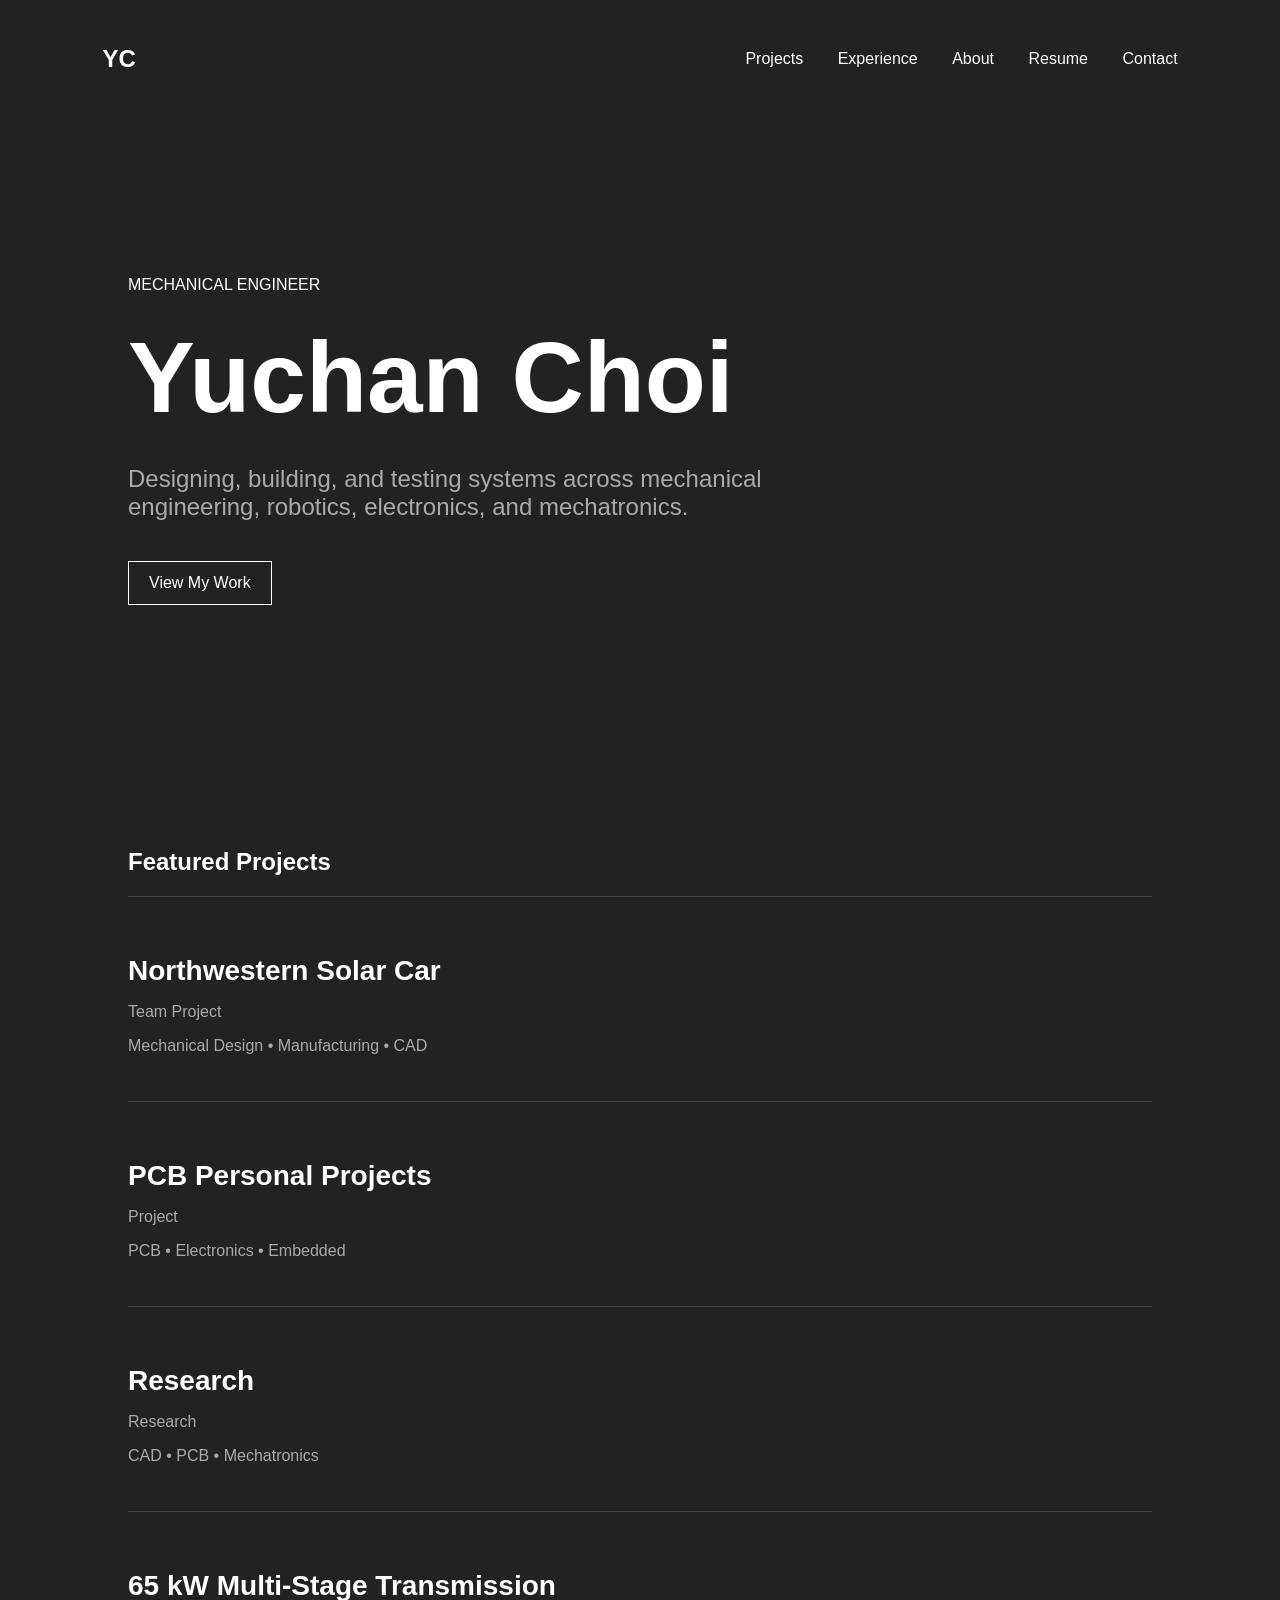
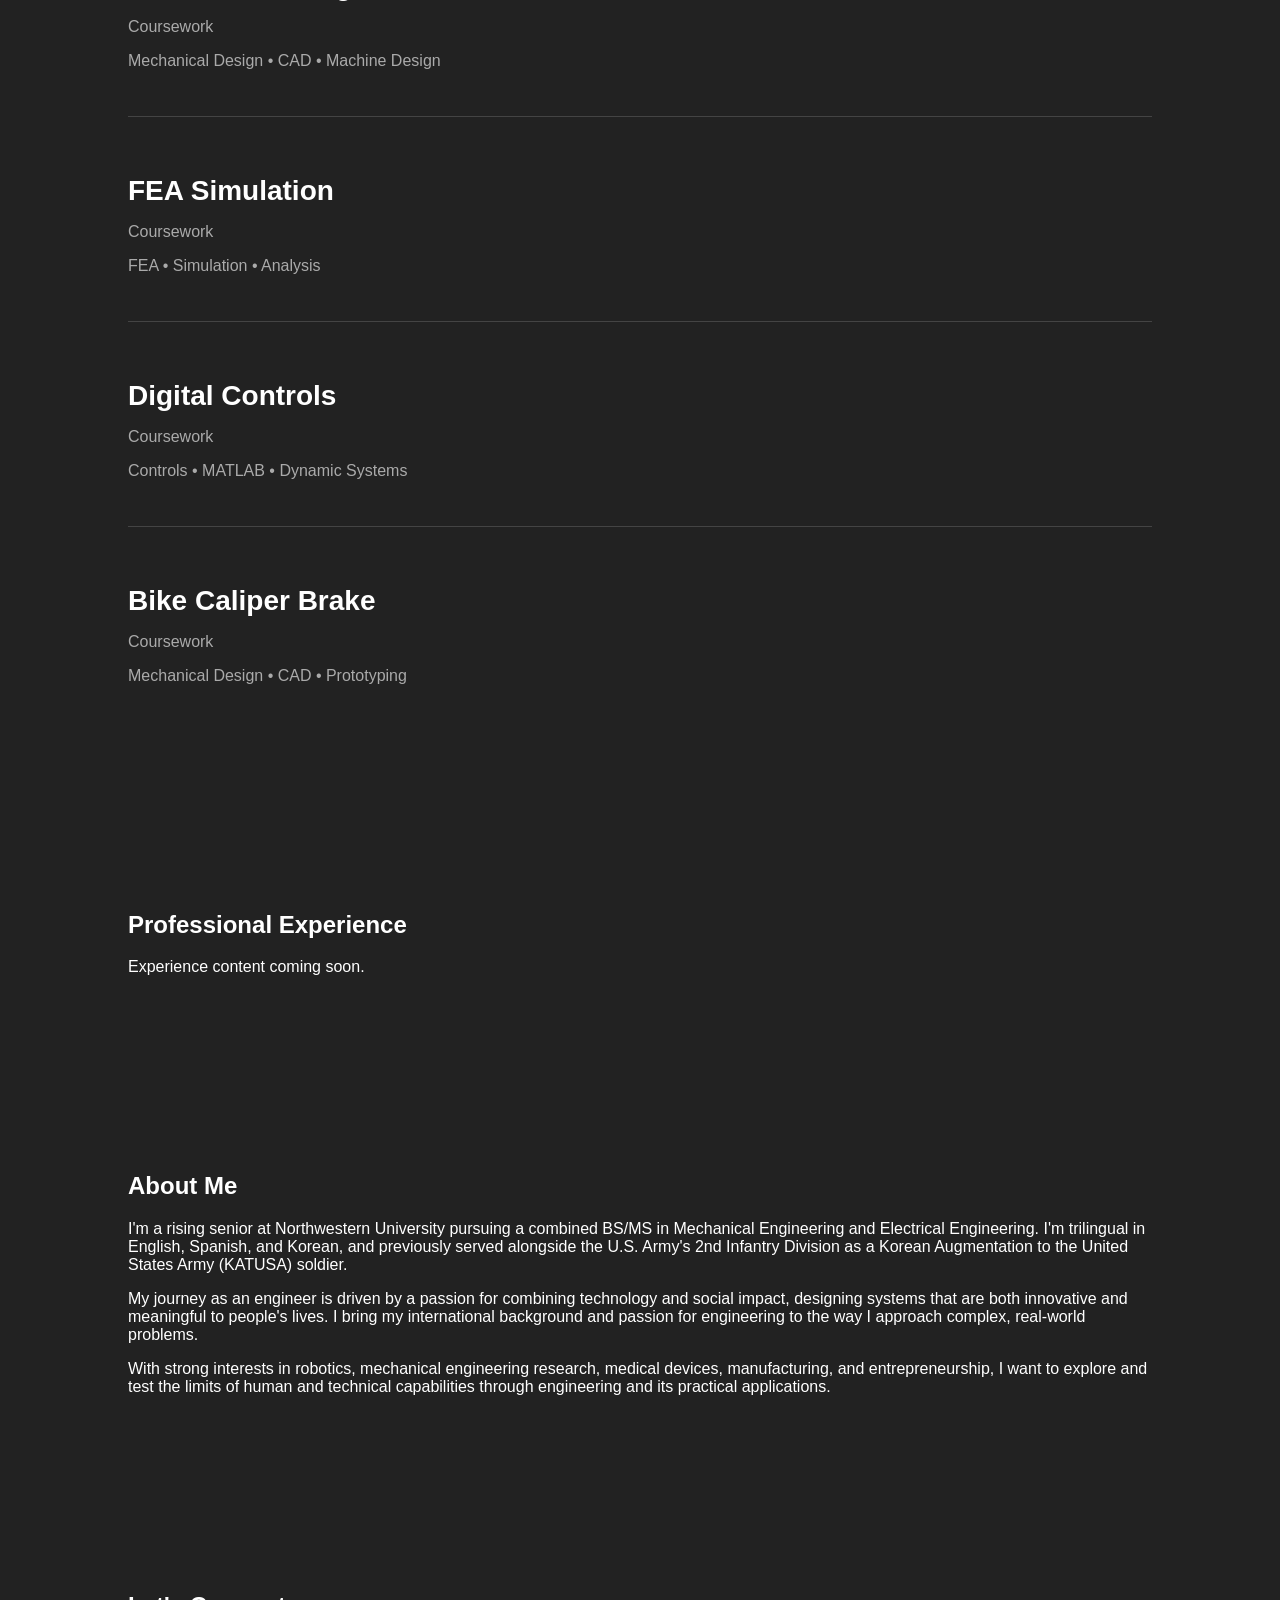
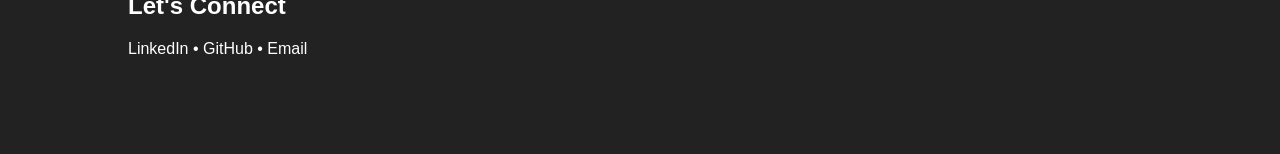
<file: index.html>
<!DOCTYPE html>
<html lang="en">

<head>
    <meta charset="UTF-8">
    <meta name="viewport" content="width=device-width, initial-scale=1.0">

    <title>Yuchan Choi | Engineering Portfolio</title>

    <link rel="stylesheet" href="style.css">
</head>

<body>

    <!-- Navigation -->
    <nav>
        <h2>YC</h2>

        <div>
            <a href="#projects">Projects</a>
            <a href="#experience">Experience</a>
            <a href="#about">About</a>
            <a href="resume/BSME Resume - Yuchan (Carlos) Choi.pdf" target="_blank">Resume</a>
            <a href="#contact">Contact</a>
        </div>
    </nav>


    <main>

        <!-- Hero -->
        <section class="hero">

            <p>MECHANICAL ENGINEER</p>

            <h1>Yuchan Choi</h1>

            <h2>
                Designing, building, and testing systems across
                mechanical engineering, robotics, electronics,
                and mechatronics.
            </h2>

            <a href="#projects">View My Work</a>

        </section>


        <!-- Projects -->
        <section id="projects">

            <h2>Featured Projects</h2>

            <!--
                Project cards are automatically generated
                from meat/projects.js
            -->
            <div id="project-list"></div>

        </section>


        <!-- Professional Experience -->
        <section id="experience">

            <h2>Professional Experience</h2>

            <!--
                We will eventually generate experience cards
                from meat/experience.js
            -->
            <div id="experience-list">
                <p>Experience content coming soon.</p>
            </div>

        </section>


        <!-- About -->
        <section id="about">

            <h2>About Me</h2>

            <p>
                I'm a rising senior at Northwestern University pursuing a combined
                BS/MS in Mechanical Engineering and Electrical Engineering. I'm
                trilingual in English, Spanish, and Korean, and previously served
                alongside the U.S. Army's 2nd Infantry Division as a Korean
                Augmentation to the United States Army (KATUSA) soldier.
            </p>

            <p>
                My journey as an engineer is driven by a passion for combining
                technology and social impact, designing systems that are both
                innovative and meaningful to people's lives. I bring my international
                background and passion for engineering to the way I approach complex,
                real-world problems.
            </p>

            <p>
                With strong interests in robotics, mechanical engineering research,
                medical devices, manufacturing, and entrepreneurship, I want to
                explore and test the limits of human and technical capabilities
                through engineering and its practical applications.
            </p>

        </section>


        <!-- Contact -->
        <section id="contact">

            <h2>Let's Connect</h2>

            <p>
                LinkedIn • GitHub • Email
            </p>

        </section>

    </main>


    <!--
        Load the MEAT first.
        script.js uses the information stored in these files.
    -->
    <script src="meat/projects.js"></script>
    <script src="meat/experience.js"></script>

    <!-- Website behavior -->
    <script src="script.js"></script>

</body>

</html>
</file>
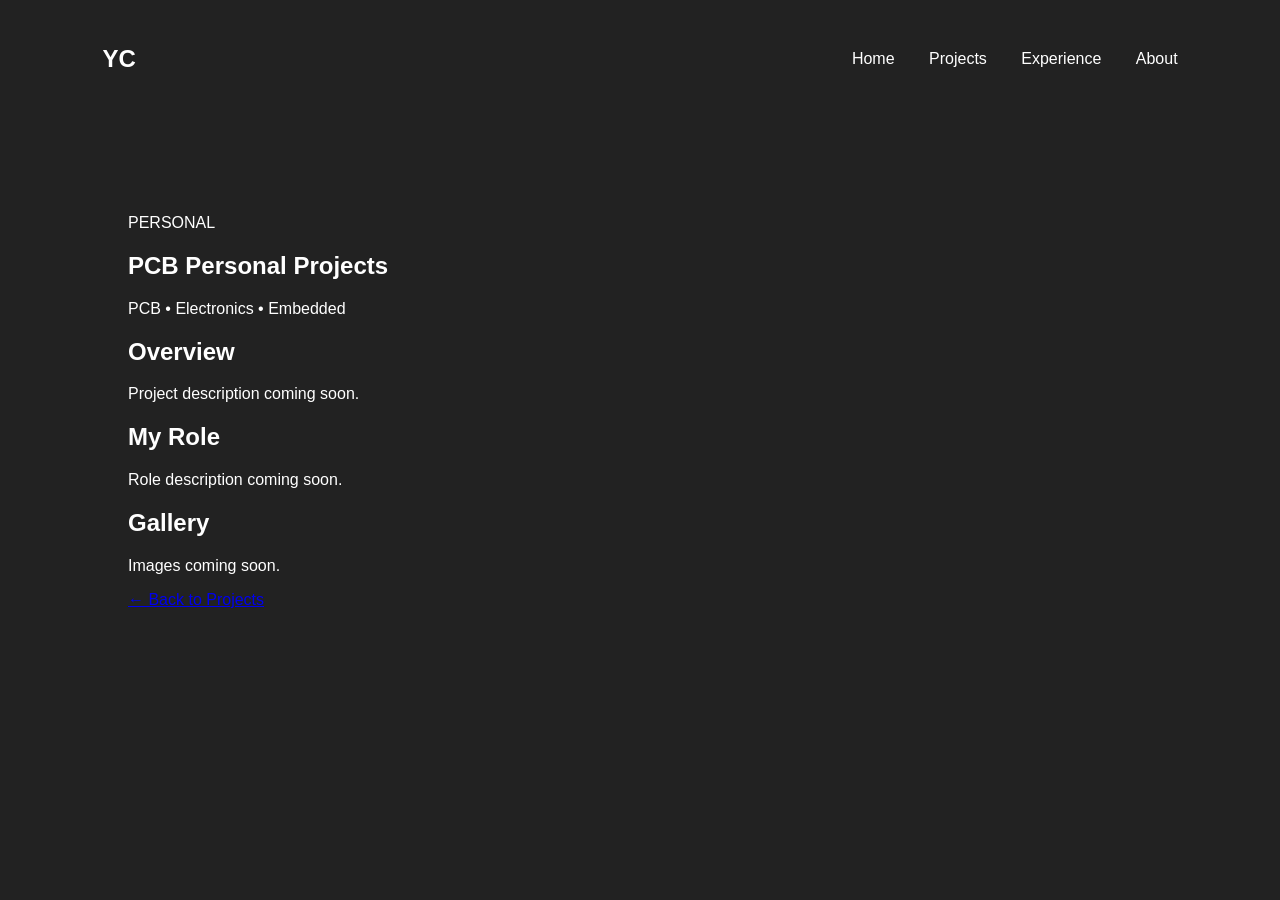
<file: projects/pcb-projects.html>
<!DOCTYPE html>
<html lang="en">

<head>
    <meta charset="UTF-8">
    <meta name="viewport" content="width=device-width, initial-scale=1.0">

    <title>PCB Projects | Yuchan Choi</title>

    <link rel="stylesheet" href="../style.css">
</head>

<body>

    <nav>
        <h2>YC</h2>

        <div>
            <a href="../index.html">Home</a>
            <a href="../index.html#projects">Projects</a>
            <a href="../index.html#experience">Experience</a>
            <a href="../index.html#about">About</a>
        </div>
    </nav>

    <main>

        <section class="project-page">

            <p>PERSONAL</p>

            <h1>PCB Personal Projects</h1>

            <p>
                PCB • Electronics • Embedded
            </p>

            <h2>Overview</h2>

            <p>
                Project description coming soon.
            </p>

            <h2>My Role</h2>

            <p>
                Role description coming soon.
            </p>

            <h2>Gallery</h2>

            <p>
                Images coming soon.
            </p>

            <a href="../index.html#projects">
                ← Back to Projects
            </a>

        </section>

    </main>

</body>

</html>
</file>
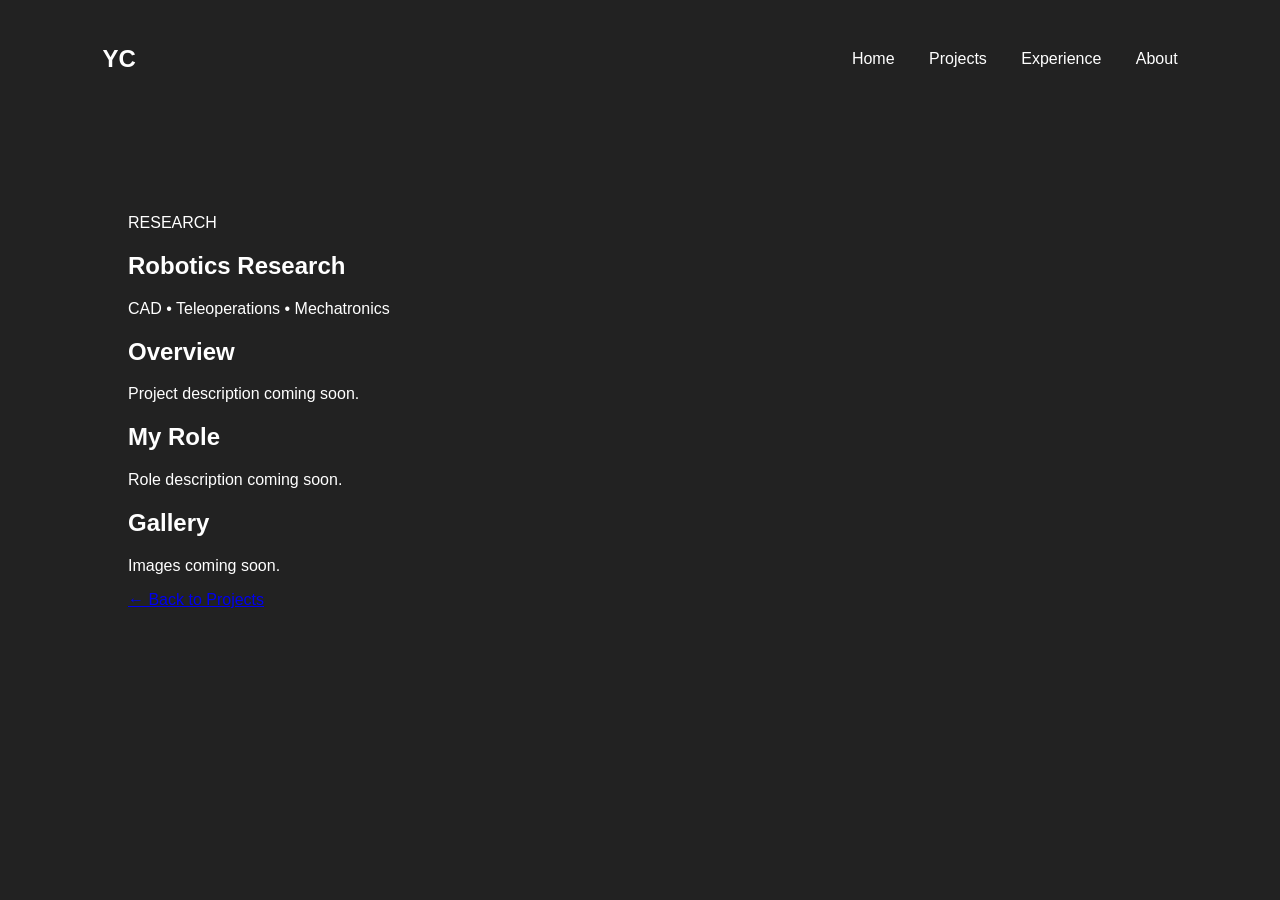
<file: projects/research.html>
<!DOCTYPE html>
<html lang="en">

<head>
    <meta charset="UTF-8">
    <meta name="viewport" content="width=device-width, initial-scale=1.0">

    <title>Solar Car | Yuchan Choi</title>

    <link rel="stylesheet" href="../style.css">
</head>

<body>

    <nav>
        <h2>YC</h2>

        <div>
            <a href="../index.html">Home</a>
            <a href="../index.html#projects">Projects</a>
            <a href="../index.html#experience">Experience</a>
            <a href="../index.html#about">About</a>
        </div>
    </nav>

    <main>

        <section class="project-page">

            <p>RESEARCH</p>

            <h1>Robotics Research</h1>

            <p>
                CAD • Teleoperations • Mechatronics
            </p>

            <h2>Overview</h2>

            <p>
                Project description coming soon.
            </p>

            <h2>My Role</h2>

            <p>
                Role description coming soon.
            </p>

            <h2>Gallery</h2>

            <p>
                Images coming soon.
            </p>

            <a href="../index.html#projects">
                ← Back to Projects
            </a>

        </section>

    </main>

</body>

</html>
</file>
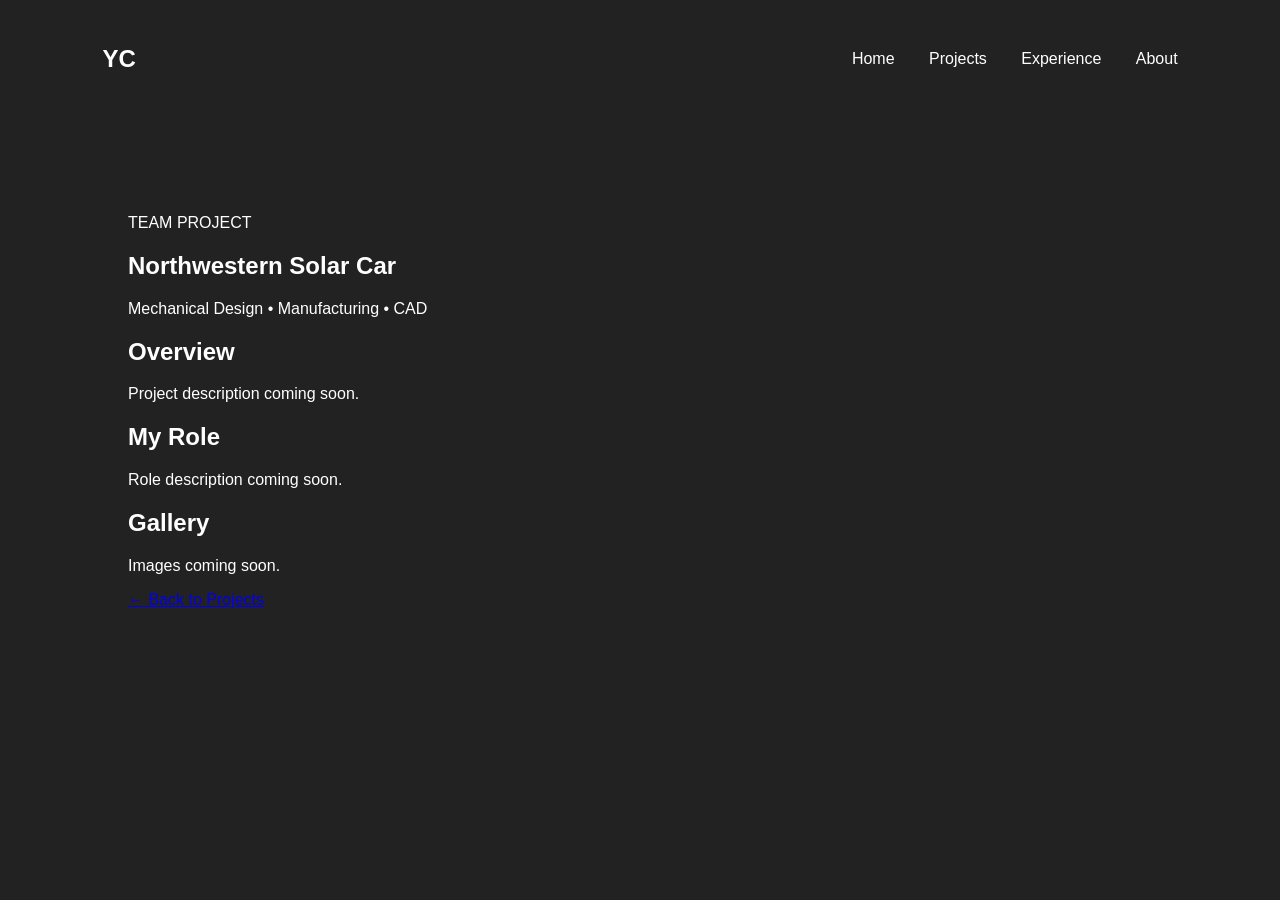
<file: projects/solar-car.html>
<!DOCTYPE html>
<html lang="en">

<head>
    <meta charset="UTF-8">
    <meta name="viewport" content="width=device-width, initial-scale=1.0">

    <title>Solar Car | Yuchan Choi</title>

    <link rel="stylesheet" href="../style.css">
</head>

<body>

    <nav>
        <h2>YC</h2>

        <div>
            <a href="../index.html">Home</a>
            <a href="../index.html#projects">Projects</a>
            <a href="../index.html#experience">Experience</a>
            <a href="../index.html#about">About</a>
        </div>
    </nav>

    <main>

        <section class="project-page">

            <p>TEAM PROJECT</p>

            <h1>Northwestern Solar Car</h1>

            <p>
                Mechanical Design • Manufacturing • CAD
            </p>

            <h2>Overview</h2>

            <p>
                Project description coming soon.
            </p>

            <h2>My Role</h2>

            <p>
                Role description coming soon.
            </p>

            <h2>Gallery</h2>

            <p>
                Images coming soon.
            </p>

            <a href="../index.html#projects">
                ← Back to Projects
            </a>

        </section>

    </main>

</body>

</html>
</file>
<file: style.css>
body {
    font-family: Arial, sans-serif;
    margin: 0;
    background-color: #222222;
    color: white;
}

nav {
    display: flex;
    justify-content: space-between;
    align-items: center;
    padding: 25px 8%;
}

nav a {
    color: white;
    text-decoration: none;
    margin-left: 30px;
}

.hero {
    min-height: 70vh;
    display: flex;
    flex-direction: column;
    justify-content: center;
    padding: 0 10%;
}

.hero h1 {
    font-size: 100px;
    margin: 10px 0;
}

.hero h2 {
    max-width: 700px;
    font-weight: normal;
    color: #aaaaaa;
}

.hero a {
    margin-top: 20px;
    color: white;
    text-decoration: none;
    border: 1px solid white;
    padding: 12px 20px;
    width: fit-content;
}

section {
    padding: 80px 10%;
}


/* PROJECT CARDS */

.project {
    display: block;
    color: white;
    text-decoration: none;
    border-top: 1px solid #444444;
    padding: 30px 0;
}

.project h3 {
    font-size: 28px;
    margin-bottom: 5px;
}

.project p {
    color: #aaaaaa;
}

.project {
    display: block;
    color: white;
    text-decoration: none;
    border-top: 1px solid #444444;
    padding: 30px 0;

    transition: padding-left 0.2s ease,
                background-color 0.2s ease;
}

.project:hover {
    padding-left: 20px;
    background-color: #2a2a2a;
}
</file>
